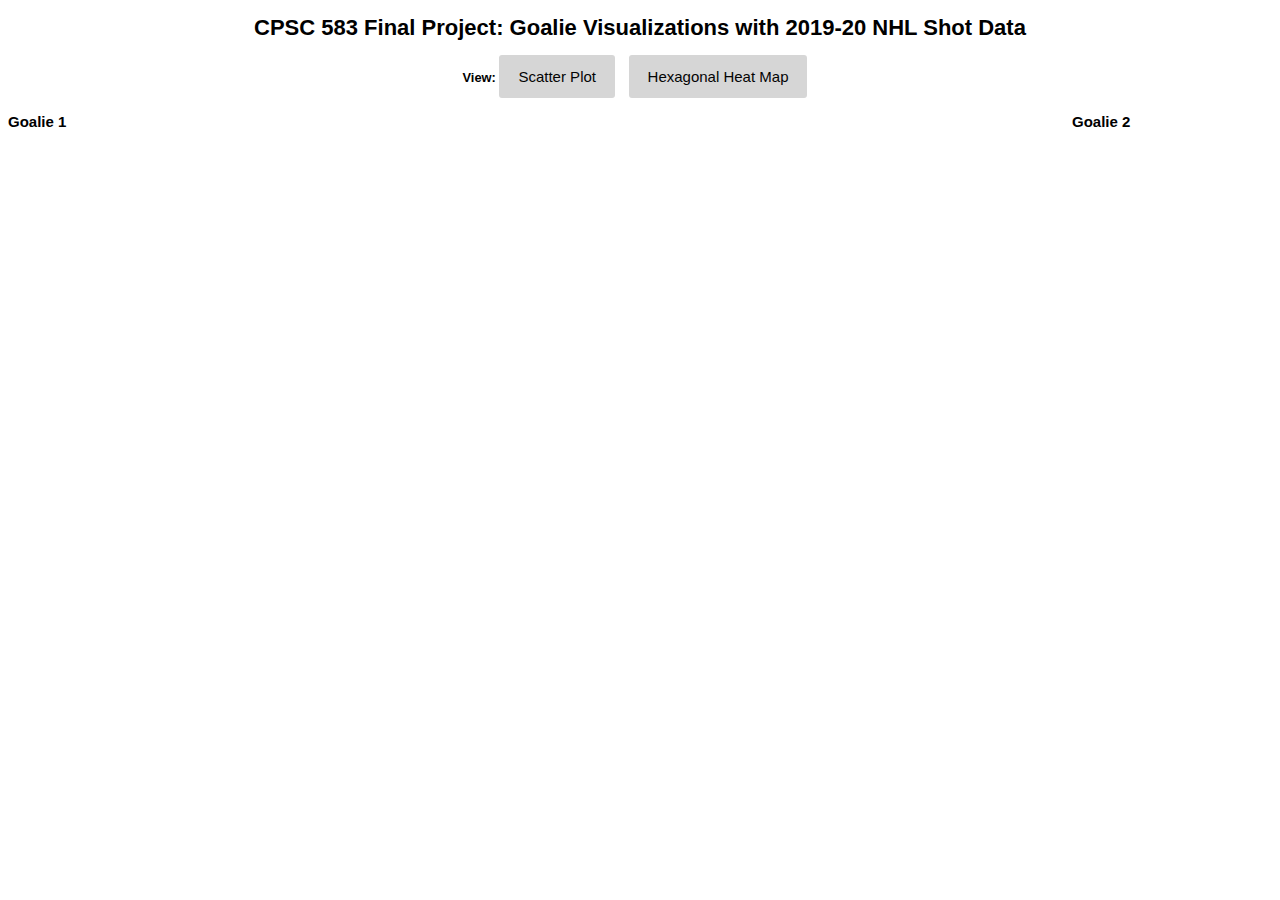
<file: 583finalproj.html>
<!DOCTYPE html>
<meta charset="utf-8">
<head>
    <link rel="stylesheet" href="583finalstyle.css">
    <script src="https://ajax.googleapis.com/ajax/libs/jquery/3.4.1/jquery.min.js"></script>
    <script src="https://d3js.org/d3.v4.js"></script>
    <script src="https://d3js.org/d3-contour.v1.min.js"></script>
    <script src="https://d3js.org/d3-hexbin.v0.2.min.js"></script>
</head>

<body>
<h1 align="center">CPSC 583 Final Project: Goalie Visualizations with 2019-20 NHL Shot Data</h1>
<h3 align="center">View:
    <button type='button' id="heat_map">Scatter Plot</button>
    <button type='button' id="scatter">Hexagonal Heat Map</button>
</h3>
<!--<input type="checkbox" name="my-checkbox" style="width=100; height=100" checked>-->
<h4>

    <div id="goalie_1" style="width:200px;">Goalie 1</div>
    <div id="goalie_2" style="width:200px;">Goalie 2</div>
    <br>
</h4>
<div align="center" id="my_dataviz"></div>
<br>

<script>
    let goalie1 = "";
    let goalie2 = "";
    let shotsInHexbin = [];
    let heatScatter = true;

    let tooltip = d3.select('body')
        .append('div')
        .style('position', 'absolute')
        .style('z-index', '10')
        .style('background-color', 'white')
        .style('visibility', 'hidden')
        .style('font-size', '16px')
        .style('font-weight', 'bold')
        .style('text-aligh', 'center')
        .style('border-style', 'solid')
        .style('border-width', '2px')
        .style('border-radius', '5px')
        .style('font-family', '"Lato", "Lucida Grande", "Lucida Sans Unicode", Tahoma, Sans-Serif')
        .style('border', 'solid 8px white')
        .style('word-spacing', '5px')
        .text('');

    d3.csv("NHL_fullset.csv", function (data) {

        // Prepare a color palette for each bin
        var color = d3.scaleLinear()
            .domain([0, 0.4, 1]) // I use this instead of log scaling but we should try that
            .range(["#f5793a", "#f5793a", "#0f2080"]);

        // Compute the hexbin data
        var hexbin = d3.hexbin()
            .radius(20) // THE 3 BINS SIZES THAT WORK ARE 10, 16, AND 20
            .extent([[0, 0], [width, height]]);


        d3.select('#heat_map')
            .on('click', changeToScatter);

        function changeToScatter() {
            if (heatScatter) {
                return;
            }
            heatScatter = true;
            svg.selectAll("path").remove();

            var div = d3.select("body").append("div")
                .attr("class", "tooltip")
                .style("opacity", 0);

            svg.append('g')
                .selectAll("dot")
                .data(shotsInHexbin)
                .enter()
                .append("circle")
                .attr("cx", function (d) {
                    //console.log(d[3]);
                    return d[0];
                })
                .attr("cy", function (d) {
                    //console.log(d[4]);
                    return d[1];
                })
                .attr("r", 20)
                .style("fill", function (d) {
                    if (d[2] == "0") {
                        c = "#2727af"
                    } else {
                        c = "#e4801f"
                    }
                    return c
                })
                .style('opacity', function (d) {
                    if (d[2] == "1") {
                        op = 0.05
                    } else {
                        op = 0.035
                    }
                    return op
                })
                .on("mouseover", function (d) {
                    div.transition()
                        .duration(200)
                        .style("opacity", .9);
                    div.html(d[3] + "<br/>" + d[4])
                        .style("left", (d[0]) + "px")
                        .style("top", (d[1] - 28) + "px");
                })
                .on("mouseout", function (d) {
                    div.transition()
                        .duration(500)
                        .style("opacity", 0);
                });
        }

        d3.select('#scatter')
            .on('click', changeToHexMap);

        function changeToHexMap() {
            if (heatScatter) {
                heatScatter = false;
                d3.selectAll("circle").remove();

                // Plot the hexbins
                svg.append("clipPath")
                    .attr("id", "clip")
                    .append("rect")
                    .attr("width", width)
                    .attr("height", height);

                svg.append("g")
                    .attr("clip-path", "url(#clip)")
                    .selectAll("path")
                    .data(hexbin(shotsInHexbin))
                    .enter().append("path")
                    .attr("d", hexbin.hexagon())
                    .attr("fill-opacity", 0.85)
                    .attr("transform", function (d) {
                        return "translate(" + d.x + "," + d.y + ")";
                    })
                    .attr("fill", function (d) {
                        if (d.length < 1) {
                            return color(d.length);
                        }
                        let count = 0;
                        for (let i = 0; i < d.length; i++) {
                            if (d[i][2] === "0") {
                                count++;
                            }
                        }
                        return color(count / d.length);
                    })
                    .attr("stroke", "black")
                    .attr("stroke-width", "0").on("mouseover", (d, i) => {
                    let goal = 0;
                    d.forEach(e => {
                        if (e[2] === "1") {
                            goal++;
                        }
                    });
                    return tooltip
                        .style("left", (d3.event.pageX + 20) + "px")
                        .style("top", (d3.event.pageY + 20) + "px")
                        .style('visibility', 'visible')
                        .text(`Count: ${d.length} Goals: ${goal} Saves: ${d.length - goal}`);
                });

            }
        }


        let goaliesToChoose = d3.map();
        data.forEach(function (d) {
            if (!goaliesToChoose.has(d.firstName.concat(" ", d.lastName))) {
                goaliesToChoose.set(d.firstName.concat(" ", d.lastName), {
                    fullname: d.firstName.concat(" ", d.lastName),
                    lastname: d.lastName,
                    goalieID: d.idgoalies,
                    dob: d.dob,
                    nationality: d.nationality,
                    height: d.height,
                    weight: d.weight,
                    rookie: d.rookie,
                    catchingHand: d.catchhand
                });
                //console.log("setting " + d.firstName.concat(" ", d.lastName));
            }
        });
        goaliesToChoose.set("Select a Goalie", {
            fullname: "Select a Goalie",
            lastname: " _'",
            goalieID: ""
        });

        //draw selection box 1

        var select = d3.select('#goalie_1')
            .append('select')
            .attr('class', 'select')
            .on('change', onchange);

        var options = select
            .selectAll('option')
            .data(goaliesToChoose.keys().sort((x, y) =>
                d3.ascending(goaliesToChoose.get(x).lastname, goaliesToChoose.get(y).lastname)
                || d3.ascending(x, y)))
            .enter()
            .append('option')
            .text(function (d) {
                return d;
            });

        //selection box 1 reaction

        function onchange() {
            goalie1 = goaliesToChoose.get(select.property('value')).goalieID;
            //console.log(goalie1);

            shotsInHexbin = [];
            data.forEach(function (d) {
                //console.log(d);
                if (goalie1 != "" || goalie2 != "") {
                    if (d.idgoalies === goalie1 && d.x > 4)
                        shotsInHexbin.push([x(-1 * d.x), y(-1 * d.y), d.goal, d.type, d.strength]);
                    if (goalie2 != "") {
                        if (d.idgoalies === goalie2 && d.x > 4)
                            shotsInHexbin.push([x(d.x), y(d.y), d.goal, d.type, d.strength]);
                    } else {
                        if (d.idgoalies !== goalie1 && d.x > 4)
                            shotsInHexbin.push([x(d.x), y(d.y), d.goal, d.type, d.strength]);
                    }
                } else {
                    if (d.x > 4)
                        shotsInHexbin.push([x(-1 * d.x), y(-1 * d.y), d.goal, d.type, d.strength]);
                }

            });

            if (heatScatter) {

                d3.selectAll("circle").remove();

                var div = d3.select("body").append("div")
                    .attr("class", "tooltip")
                    .style("opacity", 0);

                svg.append('g')
                    .selectAll("dot")
                    .data(shotsInHexbin)
                    .enter()
                    .append("circle")
                    .attr("cx", function (d) {
                        //console.log(d[3]);
                        return d[0];
                    })
                    .attr("cy", function (d) {
                        //console.log(d[4]);
                        return d[1];
                    })
                    .attr("r", 20)
                    .style("fill", function (d) {
                        if (d[2] == "0") {
                            c = "#2727af"
                        } else {
                            c = "#e4801f"
                        }
                        return c
                    })
                    .style('opacity', function (d) {
                        if (d[2] == "1") {
                            op = 0.05
                        } else {
                            op = 0.035
                        }
                        return op
                    })
                    .on("mouseover", function (d) {
                        div.transition()
                            .duration(200)
                            .style("opacity", .9);
                        div.html(d[3] + "<br/>" + d[4])
                            .style("left", (d[0]) + "px")
                            .style("top", (d[1] - 28) + "px");
                    })
                    .on("mouseout", function (d) {
                        div.transition()
                            .duration(500)
                            .style("opacity", 0);
                    });


            } else {
                svg.selectAll("path").remove();

                // Plot the hexbins
                svg.append("clipPath")
                    .attr("id", "clip")
                    .append("rect")
                    .attr("width", width)
                    .attr("height", height);

                svg.append("g")
                    .attr("clip-path", "url(#clip)")
                    .selectAll("path")
                    .data(hexbin(shotsInHexbin))
                    .enter().append("path")
                    .attr("d", hexbin.hexagon())
                    .attr("fill-opacity", 0.85)
                    .attr("transform", function (d) {
                        return "translate(" + d.x + "," + d.y + ")";
                    })
                    .attr("fill", function (d) {
                        if (d.length < 1) {
                            return color(d.length);
                        }
                        //console.log(d.x + " " + d.y + " " + d.length);
                        let count = 0;
                        for (let i = 0; i < d.length; i++) {
                            if (d[i][2] === "0") {
                                count++;
                            }
                        }
                        //console.log(count);
                        return color(count / d.length);
                    })
                    .attr("stroke", "black")
                    .attr("stroke-width", "0").on("mouseover", (d, i) => {
                    let goal = 0;
                    d.forEach(e => {
                        if (e[2] === "1") {
                            goal++;
                        }
                    });
                    return tooltip
                        .style("left", (d3.event.pageX + 20) + "px")
                        .style("top", (d3.event.pageY + 20) + "px")
                        .style('visibility', 'visible')
                        .text(`Count: ${d.length} Goals: ${goal} Saves: ${d.length - goal}`);
                });
            }

        };

        //draw selection box 2

        var select2 = d3.select('#goalie_2')
            .append('select')
            .attr('class', 'select')
            .on('change', onchange2);

        var options2 = select2
            .selectAll('option')
            .data(goaliesToChoose.keys().sort((x, y) =>
                d3.ascending(goaliesToChoose.get(x).lastname, goaliesToChoose.get(y).lastname)
                || d3.ascending(x, y)))
            .enter()
            .append('option')
            .text(function (d) {
                return d;
            });

        //selection 2 reaction

        function onchange2() {
            goalie2 = goaliesToChoose.get(select2.property('value')).goalieID;
            //console.log(goalie2);

            shotsInHexbin = [];
            data.forEach(function (d) {
                //console.log(d);
                if (goalie1 != "" || goalie2 != "") {
                    if (d.idgoalies === goalie1 && d.x > 4)
                        shotsInHexbin.push([x(-1 * d.x), y(-1 * d.y), d.goal, d.type, d.strength]);
                    if (goalie2 != "") {
                        if (d.idgoalies === goalie2 && d.x > 4)
                            shotsInHexbin.push([x(d.x), y(d.y), d.goal, d.type, d.strength]);
                    } else {
                        if (d.idgoalies !== goalie1 && d.x > 4)
                            shotsInHexbin.push([x(d.x), y(d.y), d.goal, d.type, d.strength]);
                    }
                } else {
                    if (d.x > 4)
                        shotsInHexbin.push([x(-1 * d.x), y(-1 * d.y), d.goal, d.type, d.strength]);
                }

            });

            if (heatScatter) {

                d3.selectAll("circle").remove();

                var div = d3.select("body").append("div")
                    .attr("class", "tooltip")
                    .style("opacity", 0);

                svg.append('g')
                    .selectAll("dot")
                    .data(shotsInHexbin)
                    .enter()
                    .append("circle")
                    .attr("cx", function (d) {
                        //console.log(d[3]);
                        return d[0];
                    })
                    .attr("cy", function (d) {
                        //console.log(d[4]);
                        return d[1];
                    })
                    .attr("r", 20)
                    .style("fill", function (d) {
                        if (d[2] == "0") {
                            c = "#2727af"
                        } else {
                            c = "#e4801f"
                        }
                        return c
                    })
                    .style('opacity', function (d) {
                        if (d[2] == "1") {
                            op = 0.05
                        } else {
                            op = 0.035
                        }
                        return op
                    })
                    .on("mouseover", function (d) {
                        div.transition()
                            .duration(200)
                            .style("opacity", .9);
                        div.html(d[3] + "<br/>" + d[4])
                            .style("left", (d[0]) + "px")
                            .style("top", (d[1] - 28) + "px");
                    })
                    .on("mouseout", function (d) {
                        div.transition()
                            .duration(500)
                            .style("opacity", 0);
                    });

            } else {

                svg.selectAll("path").remove();

                // Plot the hexbins
                svg.append("clipPath")
                    .attr("id", "clip")
                    .append("rect")
                    .attr("width", width)
                    .attr("height", height);

                svg.append("g")
                    .attr("clip-path", "url(#clip)")
                    .selectAll("path")
                    .data(hexbin(shotsInHexbin))
                    .enter().append("path")
                    .attr("d", hexbin.hexagon())
                    .attr("fill-opacity", 0.85)
                    .attr("transform", function (d) {
                        return "translate(" + d.x + "," + d.y + ")";
                    })
                    .attr("fill", function (d) {
                        if (d.length < 1) {
                            return color(d.length);
                        }
                        //console.log(d.x + " " + d.y + " " + d.length);
                        let count = 0;
                        for (let i = 0; i < d.length; i++) {
                            if (d[i][2] === "0") {
                                count++;
                            }
                        }
                        //console.log(count);
                        return color(count / d.length);
                    })
                    .attr("stroke", "black")
                    .attr("stroke-width", "0")
                    .on("mouseover", (d, i) => {
                        let goal = 0;
                        d.forEach(e => {
                            if (e[2] === "1") {
                                goal++;
                            }
                        });
                        return tooltip
                            .style("left", (d3.event.pageX + 20) + "px")
                            .style("top", (d3.event.pageY + 20) + "px")
                            .style('visibility', 'visible')
                            .text(`Count: ${d.length} Goals: ${goal} Saves: ${d.length - goal}`);
                    });
            }
        };

        // set the dimensions and margins of the graph
        var margin = {top: 10, right: 30, bottom: 30, left: 40},
            width = 1000 - margin.left - margin.right,
            height = 400 - margin.top - margin.bottom;

        var svg = d3.select("#my_dataviz")
            .append("svg")
            .style("background-image", "url('hockey-rink-scaled.png')")
            .style("background-repeat", "no-repeat")
            .style("background-size", "93.2% 91%")
            .style("background-position", "39px 8px") //should play with % here for scaling reasons
            .attr("width", width + margin.left + margin.right)
            .attr("height", height + margin.top + margin.bottom)
            .append("g")
            .attr("transform",
                "translate(" + margin.left + "," + margin.top + ")");

        // Add X axis
        var x = d3.scaleLinear()
            .domain([-100, 100])
            .range([0, width]);
        svg.append("g")
            .attr("transform", "translate(0," + height + ")")
            .call(d3.axisBottom(x));

        // Add Y axis
        var y = d3.scaleLinear()
            .domain([-45, 45])
            .range([height, 0]);
        svg.append("g")
            .call(d3.axisLeft(y));

        //this creates the filtered list with the top name being the right side and bottom filter for the left
        shotsInHexbin = [];
        data.forEach(function (d) {
            //console.log(d);
            if (goalie1 != "" || goalie2 != "") {
                if (d.idgoalies === goalie1 && d.x > 4) {
                    shotsInHexbin.push([x(-1 * d.x), y(-1 * d.y), d.goal, d.type, d.strength]);
                }
                if (goalie2 != "") {
                    if (d.idgoalies === goalie2 && d.x > 4) {
                        shotsInHexbin.push([x(d.x), y(d.y), d.goal, d.type, d.strength]);
                    }
                } else {
                    if (d.idgoalies !== goalie1 && d.x > 4) {
                        shotsInHexbin.push([x(d.x), y(d.y), d.goal, d.type, d.strength]);
                    }
                }
            } else {
                if (d.x > 4) {
                    shotsInHexbin.push([x(-1 * d.x), y(-1 * d.y), d.goal, d.type, d.strength]);
                }
            }

        });


        if (heatScatter) {

            var div = d3.select("body").append("div")
                .attr("class", "tooltip")
                .style("opacity", 0);

            svg.append('g')
                .selectAll("dot")
                .data(shotsInHexbin)
                .enter()
                .append("circle")
                .attr("cx", function (d) {
                    //console.log(d[3]);
                    return d[0];
                })
                .attr("cy", function (d) {
                    //console.log(d[4]);
                    return d[1];
                })
                .attr("r", 20)
                .style("fill", function (d) {
                    if (d[2] == "0") {
                        c = "#2727af"
                    } else {
                        c = "#e4801f"
                    }
                    return c
                })
                .style('opacity', function (d) {
                    if (d[2] == "1") {
                        op = 0.05
                    } else {
                        op = 0.035
                    }
                    return op
                })
                .on("mouseover", function (d) {
                    div.transition()
                        .duration(200)
                        .style("opacity", .9);
                    div.html(d[3] + "<br/>" + d[4])
                        .style("left", (d[0]) + "px")
                        .style("top", (d[1] - 28) + "px");
                })
                .on("mouseout", function (d) {
                    div.transition()
                        .duration(500)
                        .style("opacity", 0);
                });


        } else {

            // Prepare a color palette for each bin
            var color = d3.scaleLinear()
                .domain([0, 0.4, 1]) // I use this instead of log scaling but we should try that
                .range(["#f5793a", "#f5793a", "#0f2080"]);

            // Compute the hexbin data
            var hexbin = d3.hexbin()
                .radius(20) // THE 3 BINS SIZES THAT WORK ARE 10, 16, AND 20
                .extent([[0, 0], [width, height]]);

            // Plot the hexbins
            svg.append("clipPath")
                .attr("id", "clip")
                .append("rect")
                .attr("width", width)
                .attr("height", height);

            svg.append("g")
                .attr("clip-path", "url(#clip)")
                .selectAll("path")
                .data(hexbin(shotsInHexbin))
                .enter().append("path")
                .attr("d", hexbin.hexagon())
                .attr("fill-opacity", 0.85)
                .attr("transform", function (d) {
                    return "translate(" + d.x + "," + d.y + ")";
                })
                .attr("fill", function (d) {
                    if (d.length < 1) {
                        return color(d.length);
                    }
                    //console.log(d.x + " " + d.y + " " + d.length);
                    let count = 0;
                    for (let i = 0; i < d.length; i++) {
                        if (d[i][2] === "0") {
                            count++;
                        }
                    }
                    //console.log(count);
                    return color(count / d.length);
                })
                .attr("stroke", "black")
                .attr("stroke-width", "0")
                .on("mouseover", (d, i) => {
                    let goal = 0;
                    d.forEach(e => {
                        if (e[2] === "1") {
                            goal++;
                        }
                    });
                    return tooltip
                        .style("left", (d3.event.pageX + 20) + "px")
                        .style("top", (d3.event.pageY + 20) + "px")
                        .style('visibility', 'visible')
                        .text(`Count: ${d.length} Goals: ${goal} Saves: ${d.length - goal}`);
                });
        }
    });

</script>

</body>
</html>
</file>
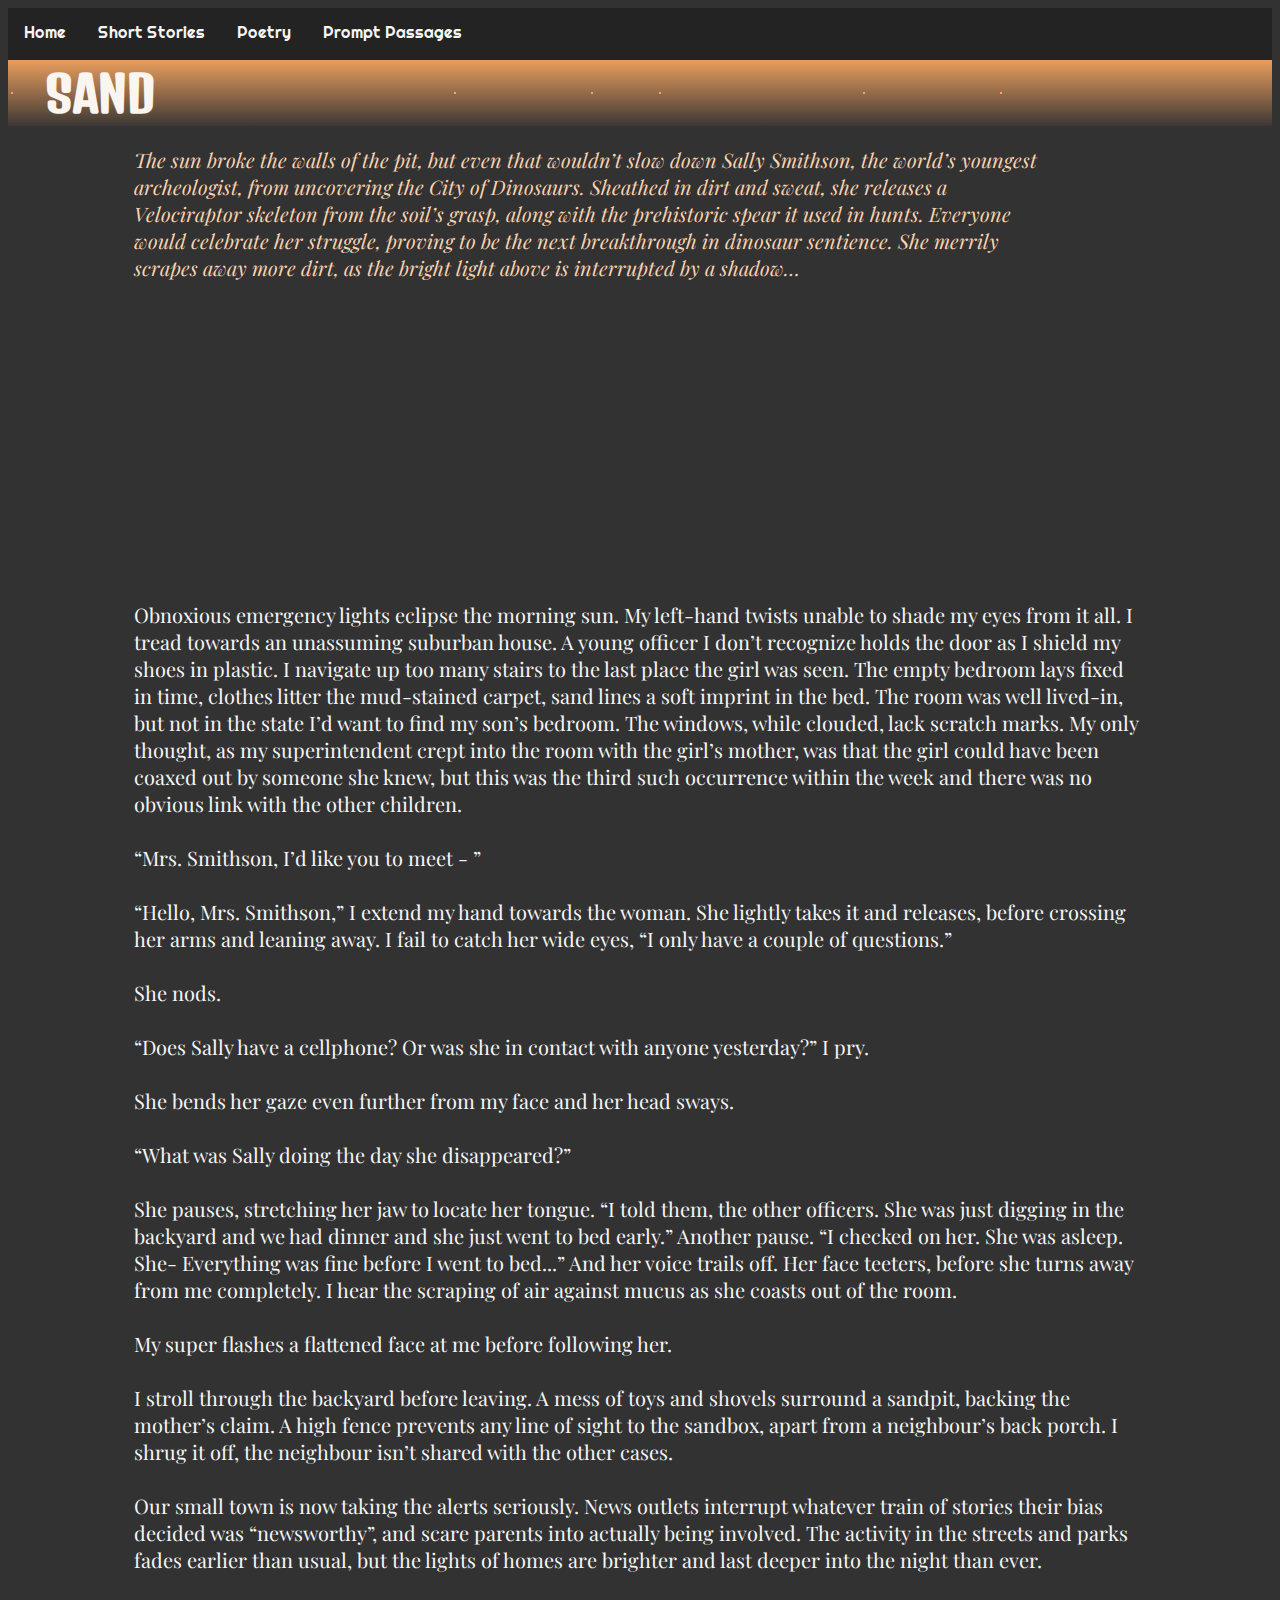
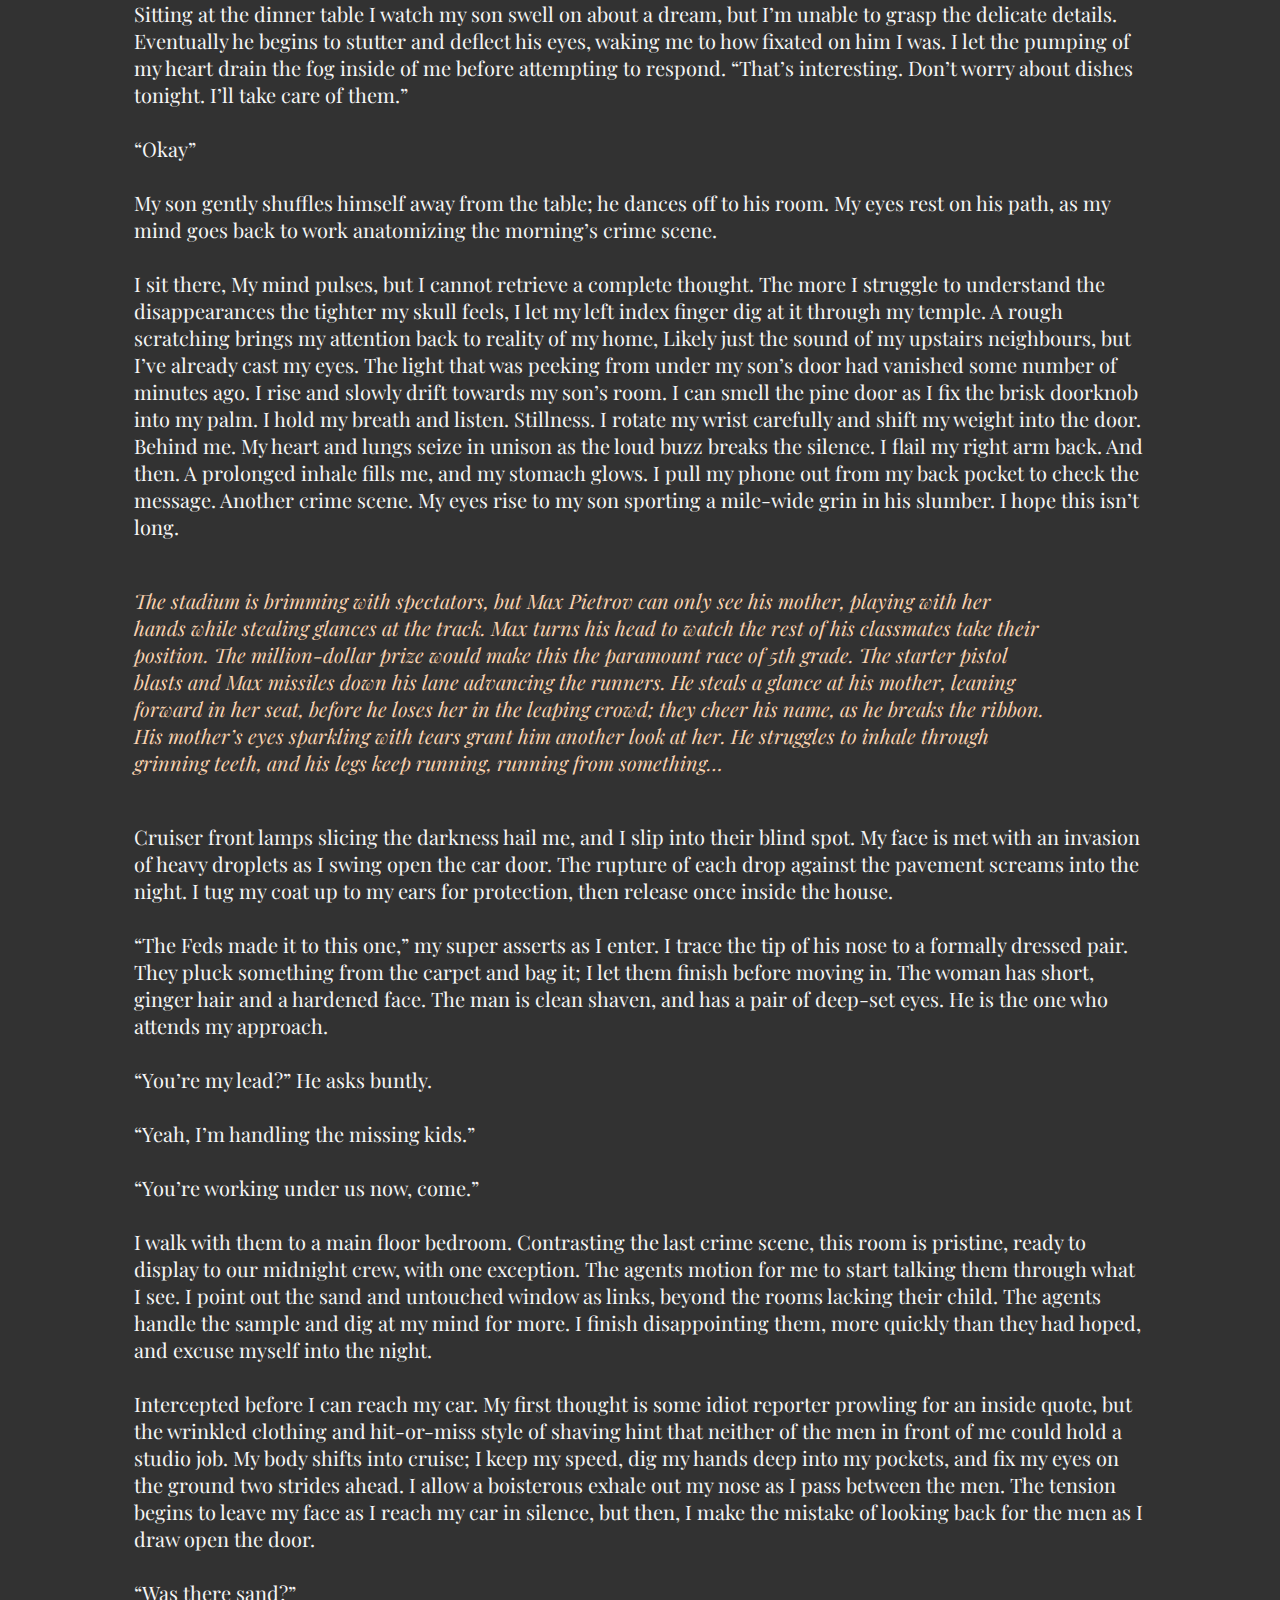
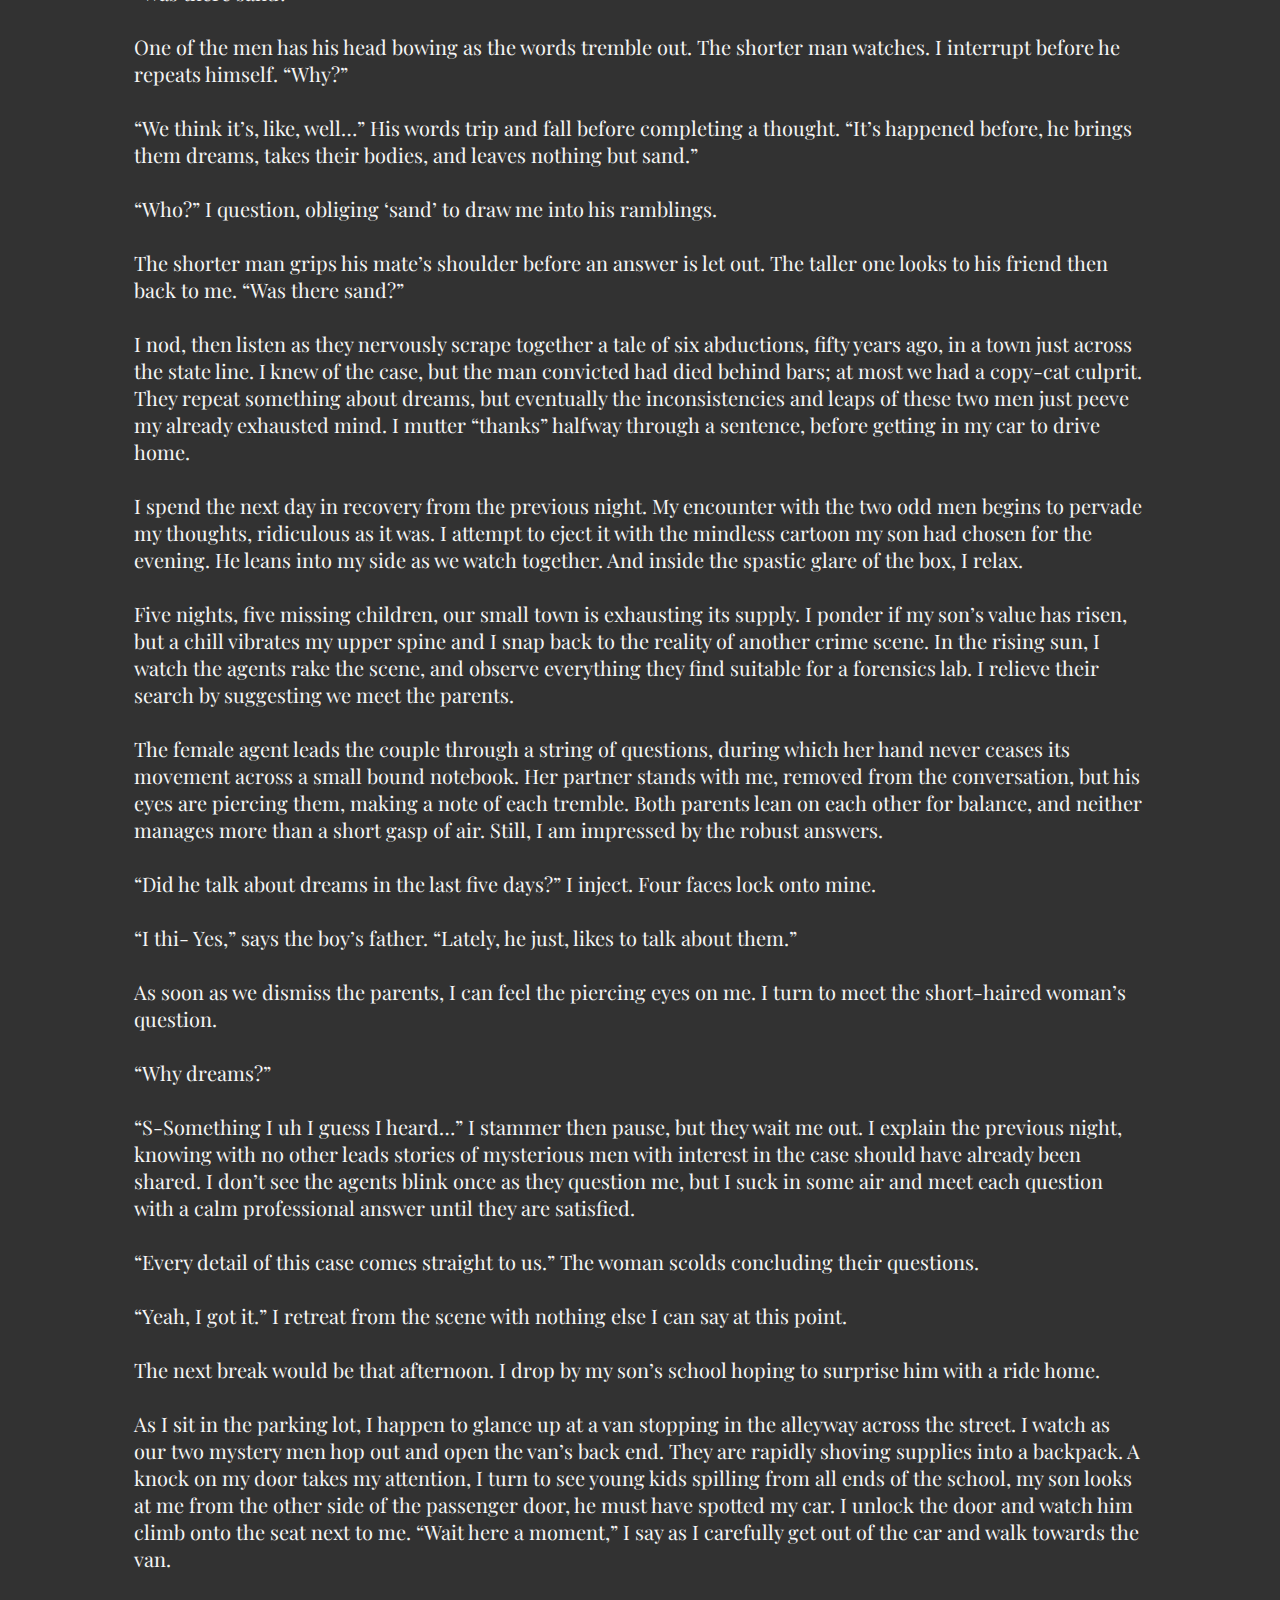
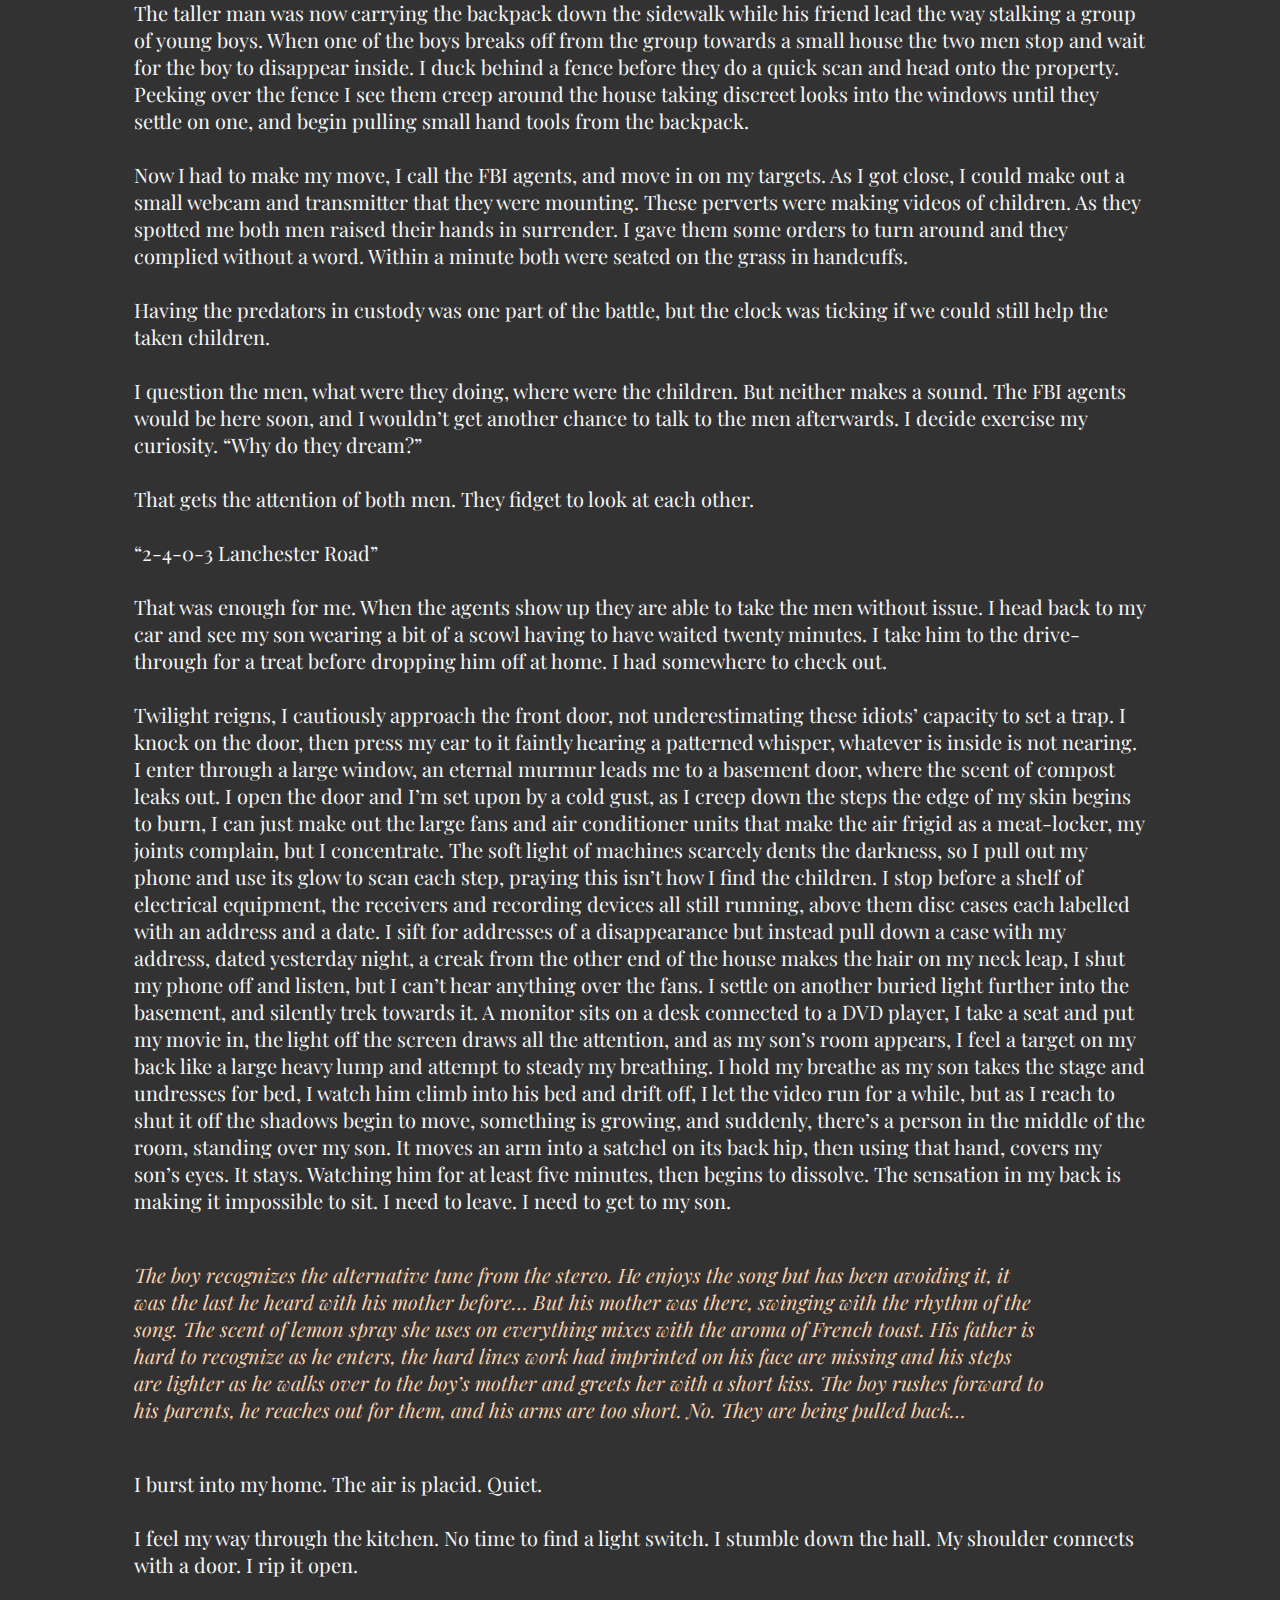
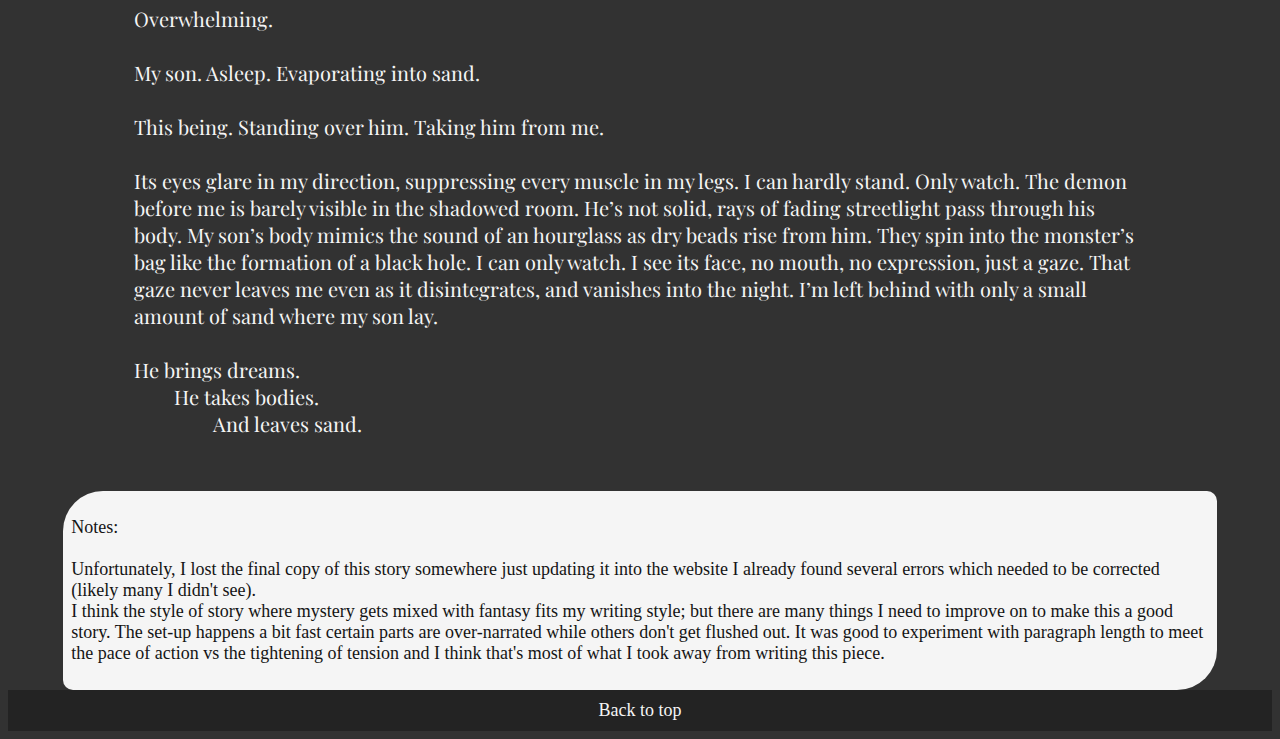
<file: fictionSand.html>
<!DOCTYPE html>
<html lang="en">
    <head>
        <meta charset="UTF-8">
        <link rel="stylesheet" href = "styling.css">
        <title>Sand</title>
    </head>
    <body>
        <a name="top"></a>
        <nav>
            <ul>
                <li><a href="index.html">Home</a></li>
                <li>
                    <div class="dropHover">
                        <a>Short Stories</a>
                        <div class="dropNav">
                            <a href="fictionSand.html">Sand</a>
                            <a href="fictionMysterium.html">Mysterium</a>
                        </div>
                    </div>
                </li>
                <li><div class="dropHover">
                    <a>Poetry</a>
                    <div class="dropNav">
                        <a href="poemNIHeart.html">Nickel-Iron Heart</a>
                    </div>
                </div></li>
                <li><div class="dropHover">
                    <a>Prompt Passages</a>
                    <div class="dropNav">
                        <a>To Be Added...</a>
                    </div>
                </div></li>
            </ul>
        </nav>
<!-- -->
        <div class="sandHeader">
            <table class="droppingSand" border=0>
                <tr>
                    <th><div class="sand1"></div></th>
                    <th>SAND</th>
                    <th><div class="sand2"></div></th>
                    <th><div class="sand3"></div></th>
                    <th><div class="sand2"></div></th>
                    <th><div class="sand4"></div></th>
                    <th><div class="sand6"></div></th>
                    <th><div class="sand5"></div></th>
                    <th><div class="sand2"></div></th>
                    <th><div class="sand3"></div></th>
                    <th><div class="sand2"></div></th>
                    <th><div class="sand5"></div></th>
                    <th><div class="sand6"></div></th>
                    <th><div class="sand1"></div></th>
                    <th><div class="sand3"></div></th>
                    <th><div class="sand4"></div></th>
                    <th><div class="sand5"></div></th>
                    <th><div class="sand1"></div></th>
                    <th><div class="sand6"></div></th>
                    <th><div class="sand1"></div></th>
                    <th><div class="sand2"></div></th>
                    <th><div class="sand3"></div></th>
                    <th><div class="sand6"></div></th>
                    <th><div class="sand5"></div></th>
                    <th><div class="sand4"></div></th>
                    <th><div class="sand1"></div></th>
                    <th><div class="sand2"></div></th>
                    <th><div class="sand3"></div></th>
                    <th><div class="sand2"></div></th>
                    <th><div class="sand1"></div></th>
                    <th><div class="sand6"></div></th>
                    <th><div class="sand5"></div></th>
                    <th><div class="sand2"></div></th>
                    <th><div class="sand4"></div></th>
                    <th><div class="sand2"></div></th>
                    <th><div class="sand3"></div></th>
                    <th><div class="sand2"></div></th>
                </tr>
            </table>
        </div>
<!-- -->
        <div class="story">
            <div class="sandDream">
                <p>
                    The sun broke the walls of the pit, but even that wouldn’t slow down Sally Smithson, the world’s
                    youngest archeologist, from uncovering the City of Dinosaurs. Sheathed in dirt and sweat, she releases
                    a Velociraptor skeleton from the soil’s grasp, along with the prehistoric spear it used in hunts.
                    Everyone would celebrate her struggle, proving to be the next breakthrough in dinosaur sentience.
                    She merrily scrapes away more dirt, as the bright light above is interrupted by a shadow…
                    <br><br>
                </p>
            </div>
            <div class="stolenComic"></div>
            <div class="sandText">
                <p>
                    Obnoxious emergency lights eclipse the morning sun. My left-hand twists unable to shade my eyes from
                    it all. I tread towards an unassuming suburban house. A young officer I don’t recognize holds the
                    door as I shield my shoes in plastic. I navigate up too many stairs to the last place the girl was
                    seen. The empty bedroom lays fixed in time, clothes litter the mud-stained carpet, sand lines a soft
                    imprint in the bed. The room was well lived-in, but not in the state I’d want to find my son’s
                    bedroom. The windows, while clouded, lack scratch marks. My only thought, as my superintendent crept
                    into the room with the girl’s mother, was that the girl could have been coaxed out by someone she
                    knew, but this was the third such occurrence within the week and there was no obvious link with the
                    other children.
                    <br><br>
                    “Mrs. Smithson, I’d like you to meet - ”
                    <br><br>
                    “Hello, Mrs. Smithson,” I extend my hand towards the woman. She lightly takes it and releases,
                    before crossing her arms and leaning away. I fail to catch her wide eyes,
                    “I only have a couple of questions.”
                    <br><br>
                    She nods.
                    <br><br>
                    “Does Sally have a cellphone? Or was she in contact with anyone yesterday?” I pry.
                    <br><br>
                    She bends her gaze even further from my face and her head sways.
                    <br><br>
                    “What was Sally doing the day she disappeared?”
                    <br><br>
                    She pauses, stretching her jaw to locate her tongue. “I told them, the other officers. She was just
                    digging in the backyard and we had dinner and she just went to bed early.” Another pause.
                    “I checked on her. She was asleep. She- Everything was fine before I went to bed...”
                    And her voice trails off. Her face teeters, before she turns away from me completely.
                    I hear the scraping of air against mucus as she coasts out of the room.
                    <br><br>
                    My super flashes a flattened face at me before following her.
                    <br><br>
                    I stroll through the backyard before leaving. A mess of toys and shovels surround a sandpit, backing
                    the mother’s claim. A high fence prevents any line of sight to the sandbox, apart from a neighbour’s
                    back porch. I shrug it off, the neighbour isn’t shared with the other cases.
                    <br><br>
                    Our small town is now taking the alerts seriously. News outlets interrupt whatever train of stories
                    their bias decided was “newsworthy”, and scare parents into actually being involved. The activity in
                    the streets and parks fades earlier than usual, but the lights of homes are brighter and last deeper
                    into the night than ever.
                    <br><br>
                    Sitting at the dinner table I watch my son swell on about a dream, but I’m unable to grasp the
                    delicate details. Eventually he begins to stutter and deflect his eyes, waking me to how fixated on
                    him I was. I let the pumping of my heart drain the fog inside of me before attempting to respond.
                    “That’s interesting. Don’t worry about dishes tonight. I’ll take care of them.”
                    <br><br>
                    “Okay”
                    <br><br>
                    My son gently shuffles himself away from the table; he dances off to his room. My eyes rest on his
                    path, as my mind goes back to work anatomizing the morning’s crime scene.
                    <br><br>
                    I sit there, My mind pulses, but I cannot retrieve a complete thought. The more I struggle to
                    understand the disappearances the tighter my skull feels, I let my left index finger dig at it
                    through my temple. A rough scratching brings my attention back to reality of my home, Likely just
                    the sound of my upstairs neighbours, but I’ve already cast my eyes. The light that was peeking from
                    under my son’s door had vanished some number of minutes ago. I rise and slowly drift towards my
                    son’s room. I can smell the pine door as I fix the brisk doorknob into my palm. I hold my breath
                    and listen. Stillness. I rotate my wrist carefully and shift my weight into the door. Behind me.
                    My heart and lungs seize in unison as the loud buzz breaks the silence. I flail my right arm back.
                    And then. A prolonged inhale fills me, and my stomach glows. I pull my phone out from my back pocket
                    to check the message. Another crime scene. My eyes rise to my son sporting a mile-wide grin in his
                    slumber. I hope this isn’t long.
                    <br><br>
                </p>
            </div>
            <div class="sandDream">
                <p>
                    The stadium is brimming with spectators, but Max Pietrov can only see his mother, playing with her
                    hands while stealing glances at the track. Max turns his head to watch the rest of his classmates
                    take their position. The million-dollar prize would make this the paramount race of 5th grade. The
                    starter pistol blasts and Max missiles down his lane advancing the runners. He steals a glance at
                    his mother, leaning forward in her seat, before he loses her in the leaping crowd; they cheer his
                    name, as he breaks the ribbon. His mother’s eyes sparkling with tears grant him another look at her.
                    He struggles to inhale through grinning teeth, and his legs keep running, running from something…
                    <br><br>
                </p>
            </div>
            <div class="sandText">
                <p>
                    Cruiser front lamps slicing the darkness hail me, and I slip into their blind spot. My face is met
                    with an invasion of heavy droplets as I swing open the car door. The rupture of each drop against
                    the pavement screams into the night. I tug my coat up to my ears for protection, then release once
                    inside the house.
                    <br><br>
                    “The Feds made it to this one,” my super asserts as I enter. I trace the tip of his nose to a
                    formally dressed pair. They pluck something from the carpet and bag it; I let them finish before
                    moving in. The woman has short, ginger hair and a hardened face. The man is clean shaven, and has
                    a pair of deep-set eyes. He is the one who attends my approach.
                    <br><br>
                    “You’re my lead?” He asks buntly.
                    <br><br>
                    “Yeah, I’m handling the missing kids.”
                    <br><br>
                    “You’re working under us now, come.”
                    <br><br>
                    I walk with them to a main floor bedroom. Contrasting the last crime scene, this room is pristine,
                    ready to display to our midnight crew, with one exception. The agents motion for me to start talking
                    them through what I see. I point out the sand and untouched window as links, beyond the rooms
                    lacking their child. The agents handle the sample and dig at my mind for more. I finish
                    disappointing them, more quickly than they had hoped, and excuse myself into the night.
                    <br><br>
                    Intercepted before I can reach my car. My first thought is some idiot reporter prowling for an
                    inside quote, but the wrinkled clothing and hit-or-miss style of shaving hint that neither of the
                    men in front of me could hold a studio job. My body shifts into cruise; I keep my speed, dig my
                    hands deep into my pockets, and fix my eyes on the ground two strides ahead. I allow a boisterous
                    exhale out my nose as I pass between the men. The tension begins to leave my face as I reach my car
                    in silence, but then, I make the mistake of looking back for the men as I draw open the door.
                    <br><br>
                    “Was there sand?”
                    <br><br>
                    One of the men has his head bowing as the words tremble out. The shorter man watches.
                    I interrupt before he repeats himself. “Why?”
                    <br><br>
                    “We think it’s, like, well…” His words trip and fall before completing a thought. “It’s
                    happened before, he brings them dreams, takes their bodies, and leaves nothing but sand.”
                    <br><br>
                    “Who?” I question, obliging ‘sand’ to draw me into his ramblings.
                    <br><br>
                    The shorter man grips his mate’s shoulder before an answer is let out. The taller one looks to his
                    friend then back to me. “Was there sand?”
                    <br><br>
                    I nod, then listen as they nervously scrape together a tale of six abductions, fifty years ago, in a
                    town just across the state line. I knew of the case, but the man convicted had died behind bars; at
                    most we had a copy-cat culprit. They repeat something about dreams, but eventually the
                    inconsistencies and leaps of these two men just peeve my already exhausted mind. I mutter “thanks”
                    halfway through a sentence, before getting in my car to drive home.
                    <br><br>
                    I spend the next day in recovery from the previous night. My encounter with the two odd men begins
                    to pervade my thoughts, ridiculous as it was. I attempt to eject it with the mindless cartoon my son
                    had chosen for the evening. He leans into my side as we watch together. And inside the spastic glare
                    of the box, I relax.
                    <br><br>
                    Five nights, five missing children, our small town is exhausting its supply. I ponder if my son’s
                    value has risen, but a chill vibrates my upper spine and I snap back to the reality of another crime
                    scene. In the rising sun, I watch the agents rake the scene, and observe everything they find
                    suitable for a forensics lab. I relieve their search by suggesting we meet the parents.
                    <br><br>
                    The female agent leads the couple through a string of questions, during which her hand never ceases
                    its movement across a small bound notebook. Her partner stands with me, removed from the
                    conversation, but his eyes are piercing them, making a note of each tremble. Both parents lean on
                    each other for balance, and neither manages more than a short gasp of air. Still, I am impressed by
                    the robust answers.
                    <br><br>
                    “Did he talk about dreams in the last five days?” I inject. Four faces lock onto mine.
                    <br><br>
                    “I thi- Yes,” says the boy’s father. “Lately, he just, likes to talk about them.”
                    <br><br>
                    As soon as we dismiss the parents, I can feel the piercing eyes on me. I turn to meet the
                    short-haired woman’s question.
                    <br><br>
                    “Why dreams?”
                    <br><br>
                    “S-Something I uh I guess I heard…” I stammer then pause, but they wait me out. I explain the
                    previous night, knowing with no other leads stories of mysterious men with interest in the case
                    should have already been shared. I don’t see the agents blink once as they question me, but I suck
                    in some air and meet each question with a calm professional answer until they are satisfied.
                    <br><br>
                    “Every detail of this case comes straight to us.” The woman scolds concluding their questions.
                    <br><br>
                    “Yeah, I got it.” I retreat from the scene with nothing else I can say at this point.
                    <br><br>
                    The next break would be that afternoon. I drop by my son’s school hoping to surprise him with a
                    ride home.
                    <br><br>
                    As I sit in the parking lot, I happen to glance up at a van stopping in the alleyway across the
                    street. I watch as our two mystery men hop out and open the van’s back end. They are rapidly shoving
                    supplies into a backpack. A knock on my door takes my attention, I turn to see young kids spilling
                    from all ends of the school, my son looks at me from the other side of the passenger door, he must
                    have spotted my car. I unlock the door and watch him climb onto the seat next to me. “Wait here a
                    moment,” I say as I carefully get out of the car and walk towards the van.
                    <br><br>
                    The taller man was now carrying the backpack down the sidewalk while his friend lead the way
                    stalking a group of young boys. When one of the boys breaks off from the group towards a small
                    house the two men stop and wait for the boy to disappear inside. I duck behind a fence before they
                    do a quick scan and head onto the property. Peeking over the fence I see them creep around the house
                    taking discreet looks into the windows until they settle on one, and begin pulling small hand
                    tools from the backpack.
                    <br><br>
                    Now I had to make my move, I call the FBI agents, and move in on my targets. As I got close, I could
                    make out a small webcam and transmitter that they were mounting. These perverts were making videos
                    of children. As they spotted me both men raised their hands in surrender. I gave them some orders to
                    turn around and they complied without a word. Within a minute both were seated on the grass in
                    handcuffs.
                    <br><br>
                    Having the predators in custody was one part of the battle, but the clock was ticking if we could
                    still help the taken children.
                    <br><br>
                    I question the men, what were they doing, where were the children. But neither makes a sound. The
                    FBI agents would be here soon, and I wouldn’t get another chance to talk to the men afterwards. I
                    decide exercise my curiosity. “Why do they dream?”
                    <br><br>
                    That gets the attention of both men. They fidget to look at each other.
                    <br><br>
                    “2-4-0-3 Lanchester Road”
                    <br><br>
                    That was enough for me. When the agents show up they are able to take the men without issue. I head
                    back to my car and see my son wearing a bit of a scowl having to have waited twenty minutes. I take
                    him to the drive-through for a treat before dropping him off at home. I had somewhere to check out.
                    <br><br>
                    Twilight reigns, I cautiously approach the front door, not underestimating these idiots’ capacity to
                    set a trap. I knock on the door, then press my ear to it faintly hearing a patterned whisper,
                    whatever is inside is not nearing. I enter through a large window, an eternal murmur leads me to a
                    basement door, where the scent of compost leaks out. I open the door and I’m set upon by a cold
                    gust, as I creep down the steps the edge of my skin begins to burn, I can just make out the large
                    fans and air conditioner units that make the air frigid as a meat-locker, my joints complain, but I
                    concentrate. The soft light of machines scarcely dents the darkness, so I pull out my phone and use
                    its glow to scan each step, praying this isn’t how I find the children. I stop before a shelf of
                    electrical equipment, the receivers and recording devices all still running, above them disc cases
                    each labelled with an address and a date. I sift for addresses of a disappearance but instead pull
                    down a case with my address, dated yesterday night, a creak from the other end of the house makes
                    the hair on my neck leap, I shut my phone off and listen, but I can’t hear anything over the fans.
                    I settle on another buried light further into the basement, and silently trek towards it. A monitor
                    sits on a desk connected to a DVD player, I take a seat and put my movie in, the light off the
                    screen draws all the attention, and as my son’s room appears, I feel a target on my back like a
                    large heavy lump and attempt to steady my breathing. I hold my breathe as my son takes the stage
                    and undresses for bed, I watch him climb into his bed and drift off, I let the video run for a
                    while, but as I reach to shut it off the shadows begin to move, something is growing, and suddenly,
                    there’s a person in the middle of the room, standing over my son. It moves an arm into a satchel on
                    its back hip, then using that hand, covers my son’s eyes. It stays. Watching him for at least five
                    minutes, then begins to dissolve. The sensation in my back is making it impossible to sit. I need
                    to leave. I need to get to my son.
                    <br><br>
                </p>
            </div>
            <div class="sandDream">
                <p>
                    The boy recognizes the alternative tune from the stereo. He enjoys the song but has been avoiding
                    it, it was the last he heard with his mother before… But his mother was there, swinging with the
                    rhythm of the song. The scent of lemon spray she uses on everything mixes with the aroma of French
                    toast. His father is hard to recognize as he enters, the hard lines work had imprinted on his face
                    are missing and his steps are lighter as he walks over to the boy’s mother and greets her with a
                    short kiss. The boy rushes forward to his parents, he reaches out for them, and his arms are too
                    short. No. They are being pulled back…
                    <br><br>
                </p>
            </div>
            <div class="sandText">
                I burst into my home. The air is placid. Quiet.
                <br><br>
                I feel my way through the kitchen. No time to find a light switch. I stumble down the hall. My shoulder
                connects with a door. I rip it open.
                <br><br>
                Overwhelming.
                <br><br>
                My son. Asleep. Evaporating into sand.
                <br><br>
                This being. Standing over him. Taking him from me.
                <br><br>
                Its eyes glare in my direction, suppressing every muscle in my legs. I can hardly stand. Only watch.
                The demon before me is barely visible in the shadowed room. He’s not solid, rays of fading streetlight
                pass through his body. My son’s body mimics the sound of an hourglass as dry beads rise from him. They
                spin into the monster’s bag like the formation of a black hole. I can only watch. I see its face, no
                mouth, no expression, just a gaze. That gaze never leaves me even as it disintegrates, and vanishes into
                the night. I’m left behind with only a small amount of sand where my son lay.
                <br><br>
                He brings dreams.<br>
                &nbsp &nbsp &nbsp &nbsp
                He takes bodies.<br>
                &nbsp &nbsp &nbsp &nbsp
                &nbsp &nbsp &nbsp &nbsp
                And leaves sand.<br>
                <br><br>
            </div>
        </div>
<!-- -->
        <div class="reflection">
            <p>
                Notes:
                <br><br>
                Unfortunately, I lost the final copy of this story somewhere just updating it into the website I already
                found several errors which needed to be corrected (likely many I didn't see).
                <br>
                I think the style of story where mystery gets mixed with fantasy fits my writing style; but there are
                many things I need to improve on to make this a good story. The set-up happens a bit fast certain parts
                are over-narrated while others don't get flushed out. It was good to experiment with paragraph length
                to meet the pace of action vs the tightening of tension and I think that's most of what I took away from
                writing this piece.
            </p>
        </div>
<!-- -->
        <footer>
            <a href="#top"> Back to top </a>
        </footer>
    </body>
</html>
</file>
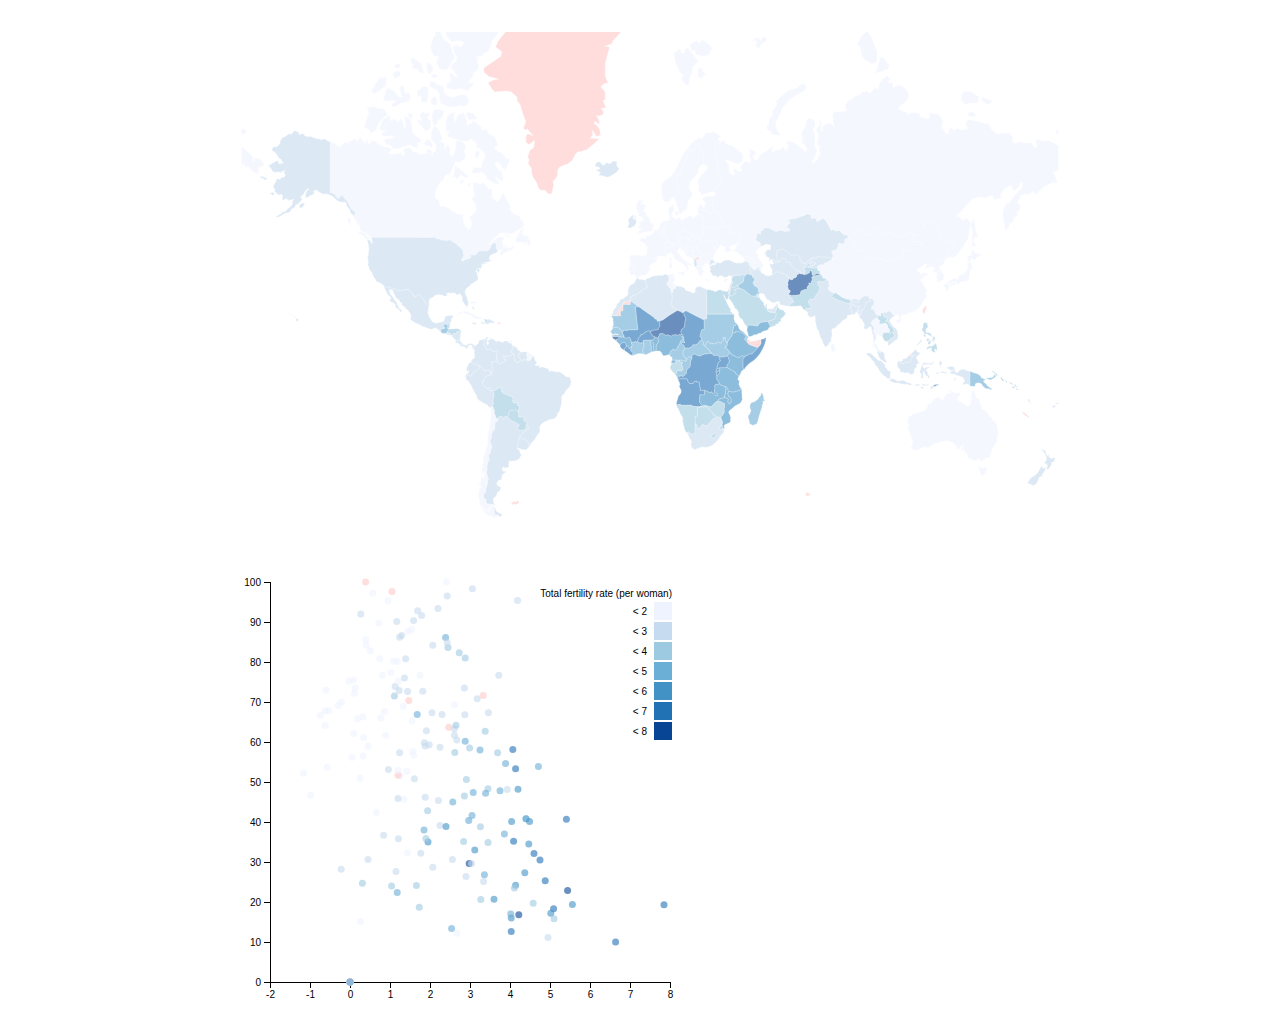
<file: scattermap.html>
<!DOCTYPE html>
<meta charset="utf-8">
<style>
    body {
        width: 940px;
        margin: 0 auto;
        margin-top: 2em;
    }

    svg {
        font: 10px sans-serif;
    }

    .axis path,
    .axis line {
        fill: none;
        stroke: black;
        shape-rendering: crispEdges;
    }
</style>
<body>
<script src="d3.js"></script>
<script src="topojson.v1.min.js"></script>
<script>
    // let d3 = import(d3.js);
    /**
     * copied from the following resources:
     * http://bl.ocks.org/micahstubbs/281d7b7a7e39a9b59cf80f1b8bd41a72
     * http://bl.ocks.org/msbarry/9911363
     * http://bl.ocks.org/weiglemc/6185069
     *
    **/

	const margin = {top: 0, right: 0, bottom: 0, left: 0};
	const width = 960 - margin.left - margin.right;
	const height = 1000 - margin.top - margin.bottom;

    const color = d3.scaleThreshold()
        .domain([2, 3, 4, 5, 6, 7, 8])
        .range( d3.schemeBlues[7] )
        .unknown(d3.rgb(255,200,200));

	const svg = d3.select('body')
			.append('svg')
			.attr('width', width)
			.attr('height', height);

    const map = svg
        .append('g')
        .attr('class', 'map');

    const scatterplot = svg
        .append('g')
        .attr('class', 'scatterplot')
        .attr("transform", "translate(100,550)");

    const projection = d3.geoMercator()
			.scale(130)
			.translate( [width / 2, height / 1.5/2]);

	const path = d3.geoPath().projection(projection);

    Promise.all([
        d3.csv('who.csv'),
        d3.json('world_countries.json'),
        d3.tsv('world_population.tsv')
    ]).then(function(data) {
		const fertilityById = {};

        let who = data[0];
        let countries = data[1];
        let population = data[2];

        let fieldColor = 'Total fertility rate (per woman)';
        let fieldXAxis = "Urban_population_growth";
        let fieldYAxis = "Urban_population_pct_of_total";

        who.forEach(d => {
            if(d[fieldColor] == '') {
                d[fieldColor] = undefined;
            };
        });

        population.forEach(d =>
        {
            var res = who.find(e =>
            {
                return e.Country == d.name;
            });
            if(typeof res !== 'undefined') {
                res.id = d.id;
            }
        });

        who.forEach(d => { fertilityById[d.id] = +d[fieldColor]; });
        countries.features.forEach(d => { d.population = fertilityById[d.id] });

        svg.append('g')
				.attr('class', 'countries')
				.selectAll('path')
				.data(countries.features)
				.enter().append('path')
                .attr("class", d => { return "COUNTRY-CODE-"+d.id;} )
				.attr('d', path)
				.style('fill', d => color(fertilityById[d.id]))
				.style('stroke', 'white')
				.style('opacity', 0.6)
				.style('stroke-width', 0.3)
                .on('click', function(d) {
                    if (d3.select(this).classed("user_selected")) {
                        d3.selectAll(".COUNTRY-CODE-" + d.id)
                            .classed("user_selected", false)
                            .attr("r", 3.5)
                            .attr('fill-opacity', 0.6)
                            .style('opacity', 0.6)
                            .style('stroke-width', 0.3);

                        console.log(".COUNTRY-CODE-" + d.id + " deselected ");
                    }else{
                        d3.selectAll(".COUNTRY-CODE-" + d.id)
                            .classed("user_selected", true)
                            .attr("r", 5.0)
                            .attr('fill-opacity', 1)
                            .style('opacity', 1)
                            .style('stroke-width', 0.8);

                        console.log(".COUNTRY-CODE-" + d.id + " selected ");
                    }
                });

		svg.append('path')
				.datum(topojson.mesh(countries.features, (a, b) => a.id !== b.id))
				.attr('class', 'names')
				.attr('d', path);

        // setup x
        var xValue = function(d) { return d[fieldXAxis];}, // data -> value
            xScale = d3.scaleLinear().range([0, height/2-100]), // value -> display
            xMap = function(d) { return xScale(xValue(d));}, // data -> display
            xAxis = d3.axisBottom().scale(xScale);

        // setup y
        var yValue = function(d) { return d[fieldYAxis];}, // data -> value
            yScale = d3.scaleLinear().range([height/2-100, 0]), // value -> display
            yMap = function(d) { return yScale(yValue(d));}, // data -> display
            yAxis = d3.axisLeft().scale(yScale);

        // don't want dots overlapping axis, so add in buffer to data domain
        xScale.domain([-2, 8]);
        yScale.domain([0, 100]);

        // x-axis
        scatterplot.append("g")
            .attr("class", "x axis")
            .attr("transform", "translate(0," + (height/2-100) + ")")
            .call(xAxis)
            .append("text")
            .attr("class", "label")
            .attr("x", xScale(8))
            .attr("y", -6)
            .style("text-anchor", "end")
            .text(fieldXAxis.replace(/_/g, " "));

        // y-axis
        scatterplot.append("g")
            .attr("class", "y axis")
            .call(yAxis)
            .append("text")
            .attr("class", "label")
            .attr("transform", "rotate(-90)")
            .attr("x", 0)
            .attr("y", yScale(100))
            .attr("dy", "1.5em")
            .style("text-anchor", "end")
            .text(fieldYAxis.replace(/_/g, " "));

        // draw dots
        scatterplot.selectAll(".dot")
            .data(who)
            .enter().append("circle")
            .attr("class", d => { return "COUNTRY-CODE-"+d.id; } )
            .attr("r", 3.5)
            .attr("cx", xMap)
            .attr("cy", yMap)
            .style("fill", function(d) { return color(d[fieldColor]);})
            .attr('fill-opacity', 0.6)
            .on('click', function(d) {
                if (d3.select(this).classed("user_selected")) {
                    d3.selectAll(".COUNTRY-CODE-" + d.id)
                        .classed("user_selected", false)
                        .attr("r", 3.5)
                        .attr('fill-opacity', 0.6)
                        .style('opacity', 0.6)
                        .style('stroke-width', 0.3);

                    console.log(".COUNTRY-CODE-" + d.id + " deselected ");
                }else{
                    d3.selectAll(".COUNTRY-CODE-" + d.id)
                        .classed("user_selected", true)
                        .attr("r", 5.0)
                        .attr('fill-opacity', 1)
                        .style('opacity', 1)
                        .style('stroke-width', 0.8);

                    console.log(".COUNTRY-CODE-" + d.id + " selected ");
                }
            });

        // draw legend
        var legend = scatterplot.append("g").attr("class", "legend-group").selectAll(".legend")
            .data(color.domain())
            .enter().append("g")
            .attr("class", "legend")
            .attr("transform", function(d, i) { return "translate(-100," + (i+1) * 20 + ")"; });

        // draw legend colored rectangles
        legend.append("rect")
            .attr("x", width/2 + 4)
            .attr("width", 18)
            .attr("height", 18)
            .style("fill", (d,i)=> color(d-0.0001));

        // draw legend text
        legend.append("text")
            .attr("x", width/2 - 3)
            .attr("y", 9)
            .attr("dy", ".35em")
            .style("text-anchor", "end")
            .text(function(d) { return "< "+d;});

        scatterplot.select("g.legend-group")
            .append("g")
            .attr("class", "legend")
            .attr("transform", "translate(-100,0)")
            .append("text")
            .attr("x", width/2+22)
            .attr("y", 0)
            .attr("dy", "1.5em")
            .style("text-anchor", "end")
            .text(fieldColor);
    });

</script>
</body>
</html>
</file>
<file: 583finalstyle.css>
body {
    color: black;
    font: 11px sans-serif;
}

body,
button {
    font-family: "Lato", "Lucida Grande", "Lucida Sans Unicode", Tahoma, Sans-Serif;
    alignment: center;
}

body,
text {
    font-family: "Lato", "Lucida Grande", "Lucida Sans Unicode", Tahoma, Sans-Serif;

}
img {
    opacity: 80%;
}

button {
    color: #040404;
    font-size: 15px;
    background-color: #d6d6d6;
    border-radius: 3px;
    border: solid 3px #d6d6d6;
    padding: 10px 16px;
    margin-right: 10px;
    position: page;
    left: 50%;
    top: 10%;
}
.dot {
    stroke: #fefefe;
}

text {
    font-size: 15px;
    padding: 10px 16px;
    margin-right: 10px;
}

svg {
    font: 10px sans-serif;
    alignment: center;

}

.axis path,
.axis line {
    fill: none;
    stroke: black;
    shape-rendering: crispEdges;
}

.axis text {
    fill: black;
}

.switch {
    width: 40px;
    height: 20px;
    border-radius: 30px;
    overflow: hidden;
    vertical-align: middle;
    position: relative;
    display: inline-block;
    background: #ccc;
    box-shadow: 0 0 1px #36a6d4;
}

.switch input {
    visibility: hidden;
}

.switch span {
    position: absolute;
    top: 0;
    left: 0;
    border-radius: 50%;
    background: #fff;
    width: 50%;
    height: 100%;
    transition: all linear 0.2s;
}

.switch span::before {
    position: absolute;
    top: 0;
    left: -100%;
    content: '';
    width: 200%;
    height: 100%;
    border-radius: 30px;
    background: #36a6d4;
}

.switch span::after {
    content: '';
    position: absolute;
    left: 0;
    top: 0;
    width: 100%;
    height: 100%;
    border-radius: 50%;
    background: #fff;
}

.switch input:checked + span {
    transform: translateX(100%);
}

.objecttable td {
    padding: 8px;
}
.td, th {
    padding: 1px 4px;
}

#goalie_1{
    float: left;
    font-size: 15px;

}

#goalie_2{
    float: right;
    font-size: 15px;
}
</file>
<file: styling.css>
@import url('https://fonts.googleapis.com/css?family=Cinzel|Dancing+Script|Mystery+Quest|Playfair+Display|Righteous|Cinzel+Decorative:900|Denk+One|Merriweather+Sans:700i|Vast+Shadow&display=swap');
/*font-family: 'Vast Shadow', cursive;
font-family: 'Denk One', sans-serif;
font-family: 'Cinzel Decorative', cursive;
font-family: 'Merriweather Sans', sans-serif;
font-family: 'Playfair Display', serif;
font-family: 'Righteous', cursive;
font-family: 'Dancing Script', cursive;
font-family: 'Mystery Quest', cursive;
font-family: 'Cinzel', serif;*/

/*General Formatting*/

body{
    background-color: rgb(50, 50, 50);
}

nav{
    height: 40px;
    font-size: 16px;
    font-family: 'Righteous', cursive;
    background-color: rgba(20,20,20,.50);
    padding-bottom: 12px;
}

ul {
    list-style-type: none;
    margin: 0;
    padding: 0;
    overflow: hidden;
}

li {
    float: left;
}

li a, .dropHover a{
    display: block;
    text-decoration: none;
    color: rgb(245, 245, 245);
    padding: 14px 16px;
}

li a:hover, .dropHover:hover a{
    color: rgb(20, 20, 20);
    background-color: rgb(245, 245, 245);
}

.dropNav{
    display: none;
    position: relative;
    z-index: 1000;
}

.dropHover:hover .dropNav{
    display: block;
}

.dropNav a{
    color: rgb(20,20,20);
    background-color: rgb(245, 245, 245);
}

.dropNav a:hover{
    background-color: rgb(200, 200, 200);
}

header{
    background-image: linear-gradient( rgba(100, 100, 250, 0.95), rgba(245, 245, 245, 0.5));
    color: rgb(245, 245, 245);
    font-family: 'Merriweather Sans', sans-serif;
    font-size: 48px;
    text-align: center;
    width: 100%;
}

.story{
    width: 80%;
    margin: auto;
    color: rgb(200, 200, 200);
    font-size: 20px;
}

.reflection{
    width: 90%;
    margin: auto;
    font-size: 18px;
    color: rgb(20,20,20);
    border-radius: 40px 10px;
    background-color: rgb(245, 245, 245);
    padding: 8px;
}

footer{
    width: 100%;
    padding-top: 10px;
    padding-bottom: 10px;
    background-color: rgba(20,20,20,.50);
    text-align: center;
}

footer a{
    text-decoration: none;
    font-size: 18px;
    color: rgb(245, 245, 245);
}

table{
    width: 100%;
    table-layout: fixed;
}

/*Home Formatting*/
.flexContainer {
    display: flex;
    align-items: center;
    width: 100%;
    margin: auto;
    background-color: rgba(200, 200, 200, 0.05);
    font-size: 20px;
}

.flexContainer > div {
    position: relative;
    background-color: rgb(250, 250, 250);
    color: rgb(20, 20, 20);
    border-radius: 20px;
    width: 40%;
    margin: auto;
    padding-top: 5px;
    padding-bottom: 5px;
}

.me{
    justify-content: center;
    align-items: center;
    overflow: hidden
}

.me img {
    min-width: 100%;
    min-height: 100%
}

/*Calc Formatting*/
@media only screen and (max-width: 600px){
    .calcContainer{
        width: 96%;
    }
}

@media only screen and (min-width: 601px){
    .calcContainer{
        width: 600px;
    }
}


.calcContainer {
    display: flex;
    flex-direction: column;
    align-items: center;
    margin: auto;
    border-radius: 20px;
    background-color: rgba(200, 200, 222, 0.5);
    font-size: 20px;
}

.calcContainer > div {
    position: relative;
    width: 80%;
    height: 90%;
    margin: auto;
    padding-top: 5px;
    padding-bottom: 5px;
}

.displayLast{
    height: 36px;
    font-size: 32px;
    text-align: left;
    padding-left: 20px;
    background-color: rgba(0,15,0,1);
    color: rgb(220, 240, 230);
}

.displayCurrent{
    height: 52px;
    font-size: 48px;
    text-align: right;
    padding-right: 20px;
    background-color: rgba(0,15,0,1);
    color: rgb(220, 240, 230);
}

.calcPadContainer {
    display: flex;
    flex-direction: row;
    flex-wrap: wrap;
    align-items: center;
    width: 90%;
    margin: auto;
    font-size: 20px;
}

.calcPadContainer > button {
    position: relative;
    color: rgb(20, 20, 20);
    font-family: 'Vast Shadow', cursive;
    font-size: 32px;
    width: 23%;
    margin: auto;
    padding-top: 5px;
    padding-bottom: 5px;
}

/*Sand Formatting*/
.sandHeader{
    background-image: linear-gradient( rgba(244, 164, 96, 0.95), rgba(244, 164, 96, 0.05));
    color: rgb(250, 245, 240);
    font-family: 'Denk One', sans-serif;
    font-size: 48px;
    text-align: center;
    width: 100%;
}


.sandDream{
    /*font-family: 'Dancing Script', cursive;*/
    font-style: italic;
    font-family: 'Playfair Display', serif;
    color: rgb(250, 210, 176);
    width: 90%;
}

.sandText{
    /*font-size: 28px;*/
    font-family: 'Playfair Display', serif;
    color: rgb(245, 245, 245);
}

.stolenComic{
    background-image: url("http://www.dreadcentral.com/wp-content/uploads/2017/09/thesandman-syfy.jpg");
    width:  80%;
    padding-top: 25%;
    border-radius: 20px;
    background-size: cover;
    background-position: center;
}

.sand1 {
    width: 2px;
    height: 2px;
    left: 0px;
    background-color: rgb(244, 164, 96);
    position: relative;
    -webkit-animation-name: sandTitle;
    -webkit-animation-duration: 4s;
    -webkit-animation-iteration-count: infinite;
    animation-name: sandTitle;
    animation-timing-function: linear;
    animation-duration: 1.5s;
    animation-iteration-count: infinite;
}

.sand2 {
    width: 2px;
    height: 2px;
    left: 0px;
    position: relative;
    -webkit-animation-name: sandTitle;
    -webkit-animation-duration: 4s;
    -webkit-animation-iteration-count: infinite;
    animation-name: sandTitle;
    animation-timing-function: linear;
    animation-duration: 1.5s;
    animation-delay: 1.0s;
    animation-iteration-count: infinite;
}

.sand3 {
    width: 2px;
    height: 2px;
    left: 0px;
    position: relative;
    -webkit-animation-name: sandTitle;
    -webkit-animation-duration: 4s;
    -webkit-animation-iteration-count: infinite;
    animation-name: sandTitle;
    animation-timing-function: linear;
    animation-duration: 1.5s;
    animation-delay: 4.25s;
    animation-iteration-count: infinite;
}

.sand4 {
    width: 2px;
    height: 2px;
    left: 0px;
    position: relative;
    -webkit-animation-name: sandTitle;
    -webkit-animation-duration: 4s;
    -webkit-animation-iteration-count: infinite;
    animation-name: sandTitle;
    animation-timing-function: linear;
    animation-duration: 1.65s;
    animation-delay: 5.25s;
    animation-iteration-count: infinite;
}

.sand5 {
    width: 2px;
    height: 2px;
    left: 0px;
    position: relative;
    -webkit-animation-name: sandTitle;
    -webkit-animation-duration: 4s;
    -webkit-animation-iteration-count: infinite;
    animation-name: sandTitle;
    animation-timing-function: linear;
    animation-duration: 1.45s;
    animation-delay: 6.25s;
    animation-iteration-count: infinite;
}

.sand6 {
    width: 2px;
    height: 2px;
    left: 0px;
    position: relative;
    -webkit-animation-name: sandTitle;
    -webkit-animation-duration: 4s;
    -webkit-animation-iteration-count: infinite;
    animation-name: sandTitle;
    animation-timing-function: linear;
    animation-duration: 2s;
    animation-delay: 4.4s;
    animation-iteration-count: infinite;
}

@keyframes sandTitle {
    0% {
        background-color: rgb(244, 164, 96);
        top: -30px;
    }
    100% {
        background-color: rgb(200, 120, 52);
        top: 30px;
    }
}

/*Mysterium Formatting*/

.mystHeader{
    background-image: linear-gradient( rgba(0, 51, 102, 0.99), rgba(160, 215, 250, 0.99));
    color: rgb(250, 245, 240);
    font-family: 'Mystery Quest', cursive;
    font-size: 48px;
    text-align: center;
    width: 100%;
}

.mystText{
    font-family: 'Playfair Display', serif;
    color: rgb(245, 245, 245);
}

.myst1 {
    width: 3px;
    height: 3px;
    left: 0px;
    background-color: rgba(160, 215, 250, 0.01);
    position: relative;
    -webkit-animation-name: mystTitle;
    -webkit-animation-duration: 8s;
    -webkit-animation-iteration-count: infinite;
    animation-name: mystTitle;
    animation-timing-function: linear;
    animation-duration: 8s;
    animation-iteration-count: infinite;
}

.myst2 {
    width: 3px;
    height: 3px;
    left: 0px;
    background-color: rgba(160, 215, 250, 0.01);
    position: relative;
    -webkit-animation-name: mystTitle;
    -webkit-animation-duration: 10s;
    -webkit-animation-iteration-count: infinite;
    animation-name: mystTitle;
    animation-delay: 1s;
    animation-timing-function: linear;
    animation-duration: 10s;
    animation-iteration-count: infinite;
}

.myst3 {
    width: 3px;
    height: 3px;
    left: 0px;
    background-color: rgba(160, 215, 250, 0.01);
    position: relative;
    -webkit-animation-name: mystTitle;
    -webkit-animation-duration: 8.5s;
    -webkit-animation-iteration-count: infinite;
    animation-name: mystTitle;
    animation-delay: 2s;
    animation-timing-function: linear;
    animation-duration: 8.5s;
    animation-iteration-count: infinite;
}

.myst4 {
    width: 3px;
    height: 3px;
    left: 0px;
    background-color: rgba(160, 215, 250, 0.01);
    position: relative;
    -webkit-animation-name: mystTitle;
    -webkit-animation-duration: 5s;
    -webkit-animation-iteration-count: infinite;
    animation-name: mystTitle;
    animation-delay: 3s;
    animation-timing-function: linear;
    animation-duration: 5s;
    animation-iteration-count: infinite;
}

.myst5 {
    width: 3px;
    height: 4px;
    left: 0px;
    background-color: rgba(160, 215, 250, 0.01);
    position: relative;
    -webkit-animation-name: mystTitle;
    -webkit-animation-duration: 8.25s;
    -webkit-animation-iteration-count: infinite;
    animation-name: mystTitle;
    animation-delay: 4.5s;
    animation-timing-function: linear;
    animation-duration: 8.25s;
    animation-iteration-count: infinite;
}

.myst6 {
    width: 4px;
    height: 3px;
    left: 0px;
    background-color: rgba(160, 215, 250, 0.01);
    position: relative;
    -webkit-animation-name: mystTitle;
    -webkit-animation-duration: 9.5s;
    -webkit-animation-iteration-count: infinite;
    animation-name: mystTitle;
    animation-delay: 5s;
    animation-timing-function: linear;
    animation-duration: 9.5s;
    animation-iteration-count: infinite;
}

@keyframes mystTitle {
    0%{
        background-color: rgba(160, 215, 250, 0.01);
    }
    2% {
        background-color: rgba(160, 215, 250, 0.99);
    }
    20% {
        background-color: rgba(0, 51, 102, 0.01);
    }
    100% {
        background-color: rgba(0, 51, 102, 0.01);
    }
}

/*NIHeart Formatting*/

.nihHeader{
    background-image: linear-gradient( rgba(180, 60, 10, 0.99), rgba(190, 190, 200, 0.99));
    overflow: hidden;
    background-size: 100% 100%;
    color: rgb(250, 245, 240);
    font-family: 'Cinzel', serif;
    font-size: 48px;
    text-align: left;
    width: 100%;
}

.nihStory{
    display: flex;
    align-items: center;
    width: 80%;
    margin: auto;
    color: rgb(200, 200, 200);
    font-size: 20px;
}

.nihStory > div {
    width: 31.25%;
}

.meteorImg{
    background-image: url("https://www.glenbow.org/images/img-col-mus-min-oth-hig-4.jpg");
    padding-top: 24%;
    border-radius: 20px;
    background-position: left;
}

.nih1 {
    -webkit-animation-name: nihTitle;
    -webkit-animation-duration: 5.0s;
    -webkit-animation-iteration-count: infinite;
    animation-name: sandTitle;
    animation-timing-function: linear;
    animation-duration: 5.0s;
    animation-delay: 0.1s;
    animation-iteration-count: infinite;
}

@keyframes nihTitle {
    0%{
        background-position:0 0
    }
    100%{
        background-position:0 100%
    }
}
</file>
